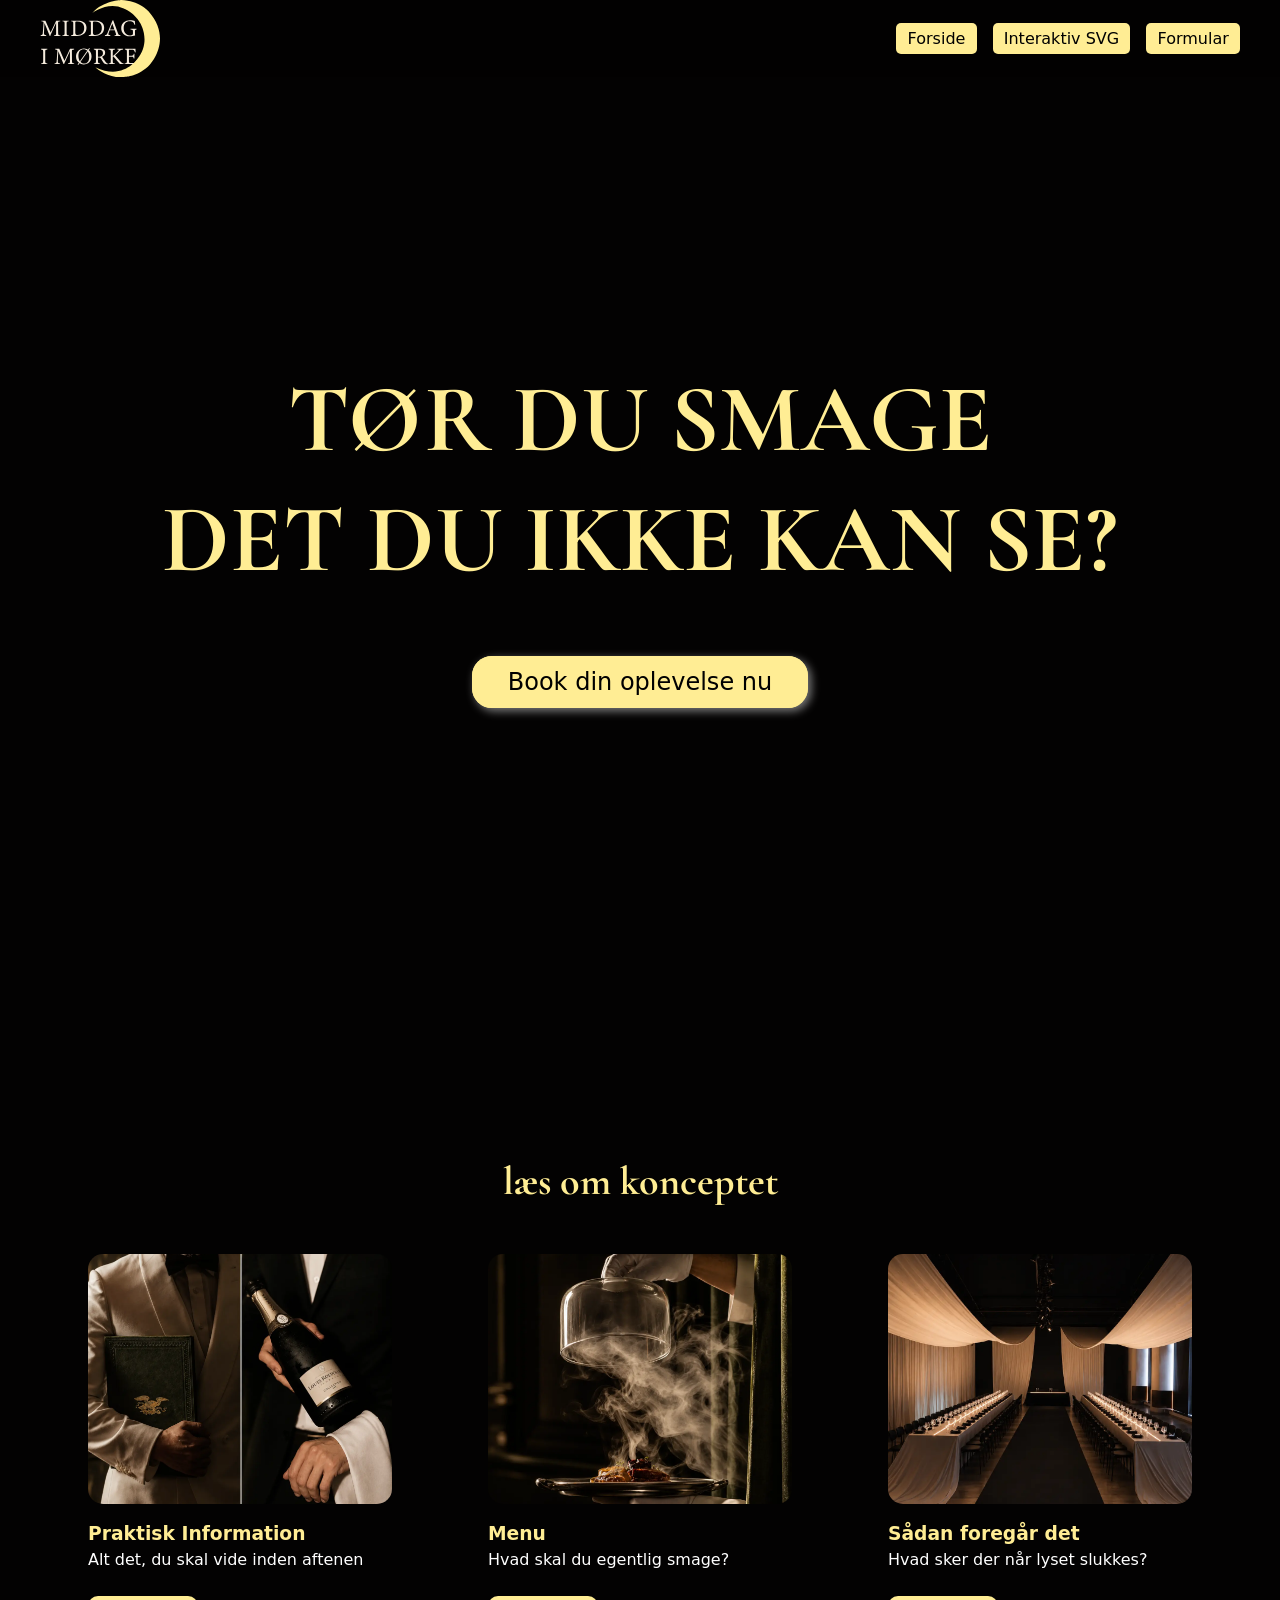
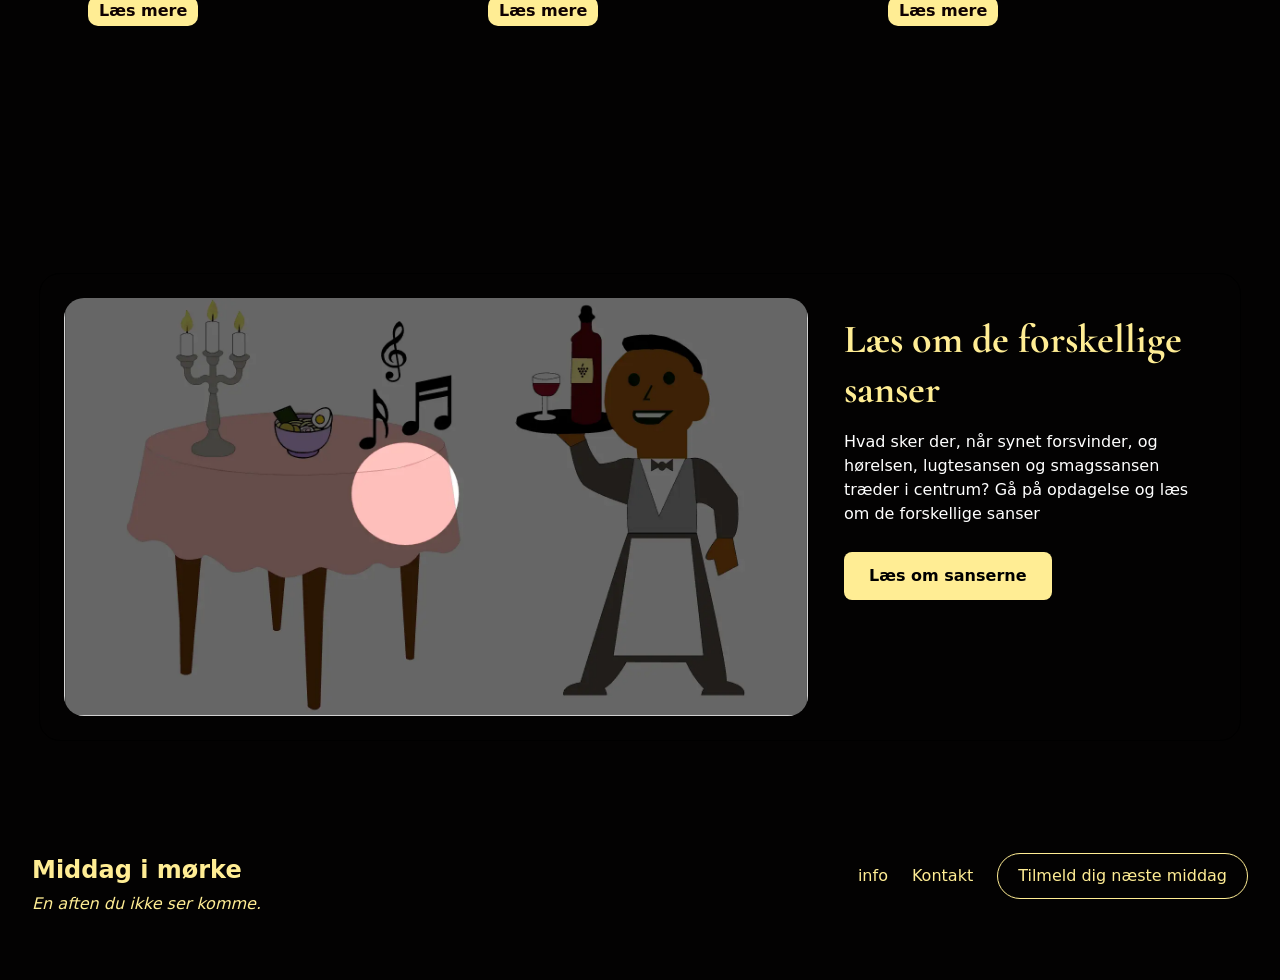
<file: index.html>
<!DOCTYPE html>
<html lang="da">

<head>
  <meta charset="UTF-8">
  <meta name="viewport" content="width=device-width, initial-scale=1.0">
  <title>Eventnavn</title>
  <link rel="stylesheet" href="./starter.css">
  <link rel="stylesheet" href="./style.css">

  <!-- font -->
  <link rel="preconnect" href="https://fonts.googleapis.com">
  <link rel="preconnect" href="https://fonts.gstatic.com" crossorigin>
  <link href="https://fonts.googleapis.com/css2?family=Cormorant+Garamond:ital,wght@0,300..700;1,300..700&display=swap"
    rel="stylesheet">

</head>

<body>
  <header class="site-header">
    <div class="header-content">
      <a class="site-logo" href="./"><svg id="a" xmlns="http://www.w3.org/2000/svg" viewBox="0 0 368.21 237.25">
          <path
            d="M43.35,110.2v-2.02c5.9-.58,6.12-1.01,6.05-8.71l.07-29.38c-5.91,13.18-15.41,33.77-17.93,40.11h-1.87c-2.45-6.55-10.58-26.35-16.06-39.39-1.22,25.2-1.3,30.89-1.3,32.26.07,4.03,1.87,4.61,6.77,5.11v2.02H2.02v-2.02c4.18-.43,5.9-1.3,6.48-5.18.43-3.17.5-5.76,2.38-32.04.29-3.74-.43-4.97-6.77-5.54v-2.02h12.53l15.91,36.51,17.07-36.51h12.6v2.02c-6.19.72-6.98,1.37-6.84,6.41l.29,27.65c.29,7.7.5,8.06,6.84,8.71v2.02h-19.15Z"
            style="fill:#f5ebdd;" />
          <path
            d="M68.97,110.2v-2.02c5.9-.65,6.48-.94,6.48-7.06v-28.59c0-6.19-.58-6.48-6.48-7.13v-2.02h19.3v2.02c-5.98.65-6.55.94-6.55,7.13v28.59c0,6.19.58,6.41,6.55,7.06v2.02h-19.3Z"
            style="fill:#f5ebdd;" />
          <path
            d="M115.56,63.39c10.15,0,16.56,2.02,21.03,6.26,3.53,3.46,6.12,8.5,6.12,15.41,0,8.42-3.46,15.27-9,19.44-5.47,4.1-12.46,5.69-21.31,5.69h-16.85v-2.02c6.19-.58,6.48-1.08,6.48-6.98v-28.73c0-6.19-.86-6.48-6.48-7.06v-2.02h20.02ZM108.29,100.62c0,5.4,2.3,6.91,7.71,6.91,12.96,0,19.58-8.86,19.58-21.46,0-7.85-2.66-13.83-8.35-17.28-3.31-2.09-7.49-2.88-12.31-2.88-3.24,0-4.97.43-5.69,1.01-.65.43-.94,1.22-.94,4.03v29.67Z"
            style="fill:#f5ebdd;" />
          <path
            d="M169.7,63.39c10.15,0,16.56,2.02,21.03,6.26,3.53,3.46,6.12,8.5,6.12,15.41,0,8.42-3.46,15.27-9,19.44-5.47,4.1-12.46,5.69-21.31,5.69h-16.85v-2.02c6.19-.58,6.48-1.08,6.48-6.98v-28.73c0-6.19-.86-6.48-6.48-7.06v-2.02h20.02ZM162.43,100.62c0,5.4,2.3,6.91,7.71,6.91,12.96,0,19.58-8.86,19.58-21.46,0-7.85-2.66-13.83-8.35-17.28-3.31-2.09-7.49-2.88-12.31-2.88-3.24,0-4.97.43-5.69,1.01-.65.43-.94,1.22-.94,4.03v29.67Z"
            style="fill:#f5ebdd;" />
          <path
            d="M228.96,110.2v-2.02c4.68-.58,5.26-1.3,4.25-4.03-.94-2.81-2.38-6.41-3.89-10.95h-15.55c-1.15,3.24-2.23,6.05-3.24,9-1.58,4.68-.58,5.26,5.33,5.98v2.02h-16.63v-2.02c4.54-.58,5.69-1.08,8.21-7.56l14.91-37.8,2.3-.43c4.54,12.31,9.5,25.92,14.04,38.38,2.3,6.26,2.95,6.84,8.06,7.42v2.02h-17.79ZM221.76,71.82c-2.3,6.19-4.75,12.75-6.91,18.43h13.46l-6.55-18.43Z"
            style="fill:#f5ebdd;" />
          <path
            d="M296.21,90.54c-4.46.58-4.75,1.01-4.75,5.26v6.05c0,2.52.07,4.9.43,6.84-4.46,1.01-10.3,2.59-16.35,2.59-16.35,0-26.28-10.15-26.28-24.63,0-15.19,12.38-24.27,26.79-24.27,7.34,0,12.75,1.44,14.98,1.8.14,2.66.5,7.06,1.08,11.59l-2.16.43c-1.73-6.12-3.82-8.71-8.35-10.23-1.66-.58-4.61-.94-6.7-.94-11.02,0-18.15,7.56-18.15,20.74,0,11.45,5.9,22.83,19.87,22.83,2.45,0,4.68-.5,6.12-1.22,1.51-.86,2.45-1.66,2.45-4.61v-5.9c0-5.26-.58-5.83-7.49-6.34v-2.09h18.51v2.09Z"
            style="fill:#f5ebdd;" />
          <path
            d="M3.24,196.6v-2.02c5.9-.65,6.48-.94,6.48-7.06v-28.59c0-6.19-.58-6.48-6.48-7.13v-2.02h19.3v2.02c-5.98.65-6.55.94-6.55,7.13v28.59c0,6.19.58,6.41,6.55,7.06v2.02H3.24Z"
            style="fill:#f5ebdd;" />
          <path
            d="M85.83,196.6v-2.02c5.9-.58,6.12-1.01,6.05-8.71l.07-29.38c-5.91,13.18-15.41,33.77-17.93,40.11h-1.87c-2.45-6.55-10.58-26.35-16.06-39.39-1.22,25.2-1.3,30.89-1.3,32.26.07,4.03,1.87,4.61,6.77,5.11v2.02h-17.07v-2.02c4.18-.43,5.9-1.3,6.48-5.18.43-3.17.5-5.76,2.38-32.04.29-3.74-.43-4.97-6.77-5.54v-2.02h12.53l15.91,36.51,17.07-36.51h12.6v2.02c-6.19.72-6.98,1.37-6.84,6.41l.29,27.65c.29,7.7.5,8.06,6.84,8.71v2.02h-19.15Z"
            style="fill:#f5ebdd;" />
          <path
            d="M134.86,148.78c12.31,0,23.33,9.43,23.33,23.76,0,15.48-10.58,25.13-24.05,25.13s-23.62-10.15-23.62-24.05c0-12.89,9.14-24.84,24.34-24.84ZM150.77,147.63l2.23,1.58-35.57,50.33-2.16-1.8,35.5-50.12ZM133.42,151.45c-8.06,0-15.55,6.41-15.55,20.23s7.49,23.26,17.71,23.26c8.14,0,15.41-6.19,15.41-20.38,0-15.48-8.14-23.11-17.57-23.11Z"
            style="fill:#f5ebdd;" />
          <path
            d="M207.87,197.17c-.94,0-1.73-.07-2.67-.14-5.26-.36-8.06-1.73-11.23-6.19-2.66-3.67-5.26-8.21-7.56-11.88-1.44-2.3-2.38-2.74-6.05-2.74h-2.52v11.31c0,6.12.79,6.48,6.55,7.06v2.02h-19.23v-2.02c5.98-.65,6.48-.94,6.48-7.06v-28.73c0-6.12-.79-6.34-6.48-6.99v-2.02h18.36c5.26,0,8.79.65,11.52,2.45,2.95,1.87,4.9,5.11,4.9,9.5,0,6.19-3.96,10.08-9.29,12.38,1.3,2.23,4.39,7.06,6.55,10.3,2.66,3.82,4.03,5.62,5.69,7.42,1.94,2.09,3.6,2.88,5.26,3.31l-.29,2.02ZM181.3,173.77c3.74,0,6.12-.58,7.92-2.09,2.81-2.09,3.96-4.97,3.96-8.86,0-7.71-5.11-10.51-10.66-10.51-2.09,0-3.31.29-3.82.72-.65.5-.86,1.22-.86,3.1v17.64h3.46Z"
            style="fill:#f5ebdd;" />
          <path
            d="M210.67,149.79h19.23v2.02c-5.62.5-6.62,1.01-6.62,7.42v12.38c1.44-.14,3.1-1.3,5.18-3.31,4.03-3.82,8.86-8.71,12.17-12.46,2.16-2.45,1.94-3.38-1.15-3.82l-2.02-.22v-2.02h17.5v2.02c-5.4.65-7.27,1.01-12.1,5.98-2.16,2.09-7.78,7.56-12.38,12.1,5.47,6.48,13.46,15.7,17.21,19.66,3.67,3.96,4.61,4.54,9.07,5.04v2.02h-11.52c-5.54-6.26-11.38-13.25-17.93-20.88-1.66-2.02-2.88-2.16-4.03-2.09v13.68c0,6.26.65,6.77,6.62,7.27v2.02h-19.23v-2.02c5.9-.5,6.48-1.01,6.48-7.27v-28.08c0-6.48-.5-6.98-6.48-7.42v-2.02Z"
            style="fill:#f5ebdd;" />
          <path
            d="M297.58,185.15c-.43,1.87-2.38,9.29-3.1,11.45h-35v-2.02c6.7-.5,7.2-1.15,7.2-7.06v-28.44c0-6.41-.79-6.77-6.19-7.27v-2.02h22.03c6.77,0,9.58-.07,10.44-.14.07,1.8.36,7.2.65,11.02l-2.16.36c-.65-2.45-1.37-3.96-2.16-5.47-1.15-2.38-2.81-2.88-7.13-2.88h-6.84c-2.23,0-2.38.22-2.38,2.3v15.91h7.99c5.4,0,5.76-1.08,6.62-5.98h2.23v14.83h-2.23c-.94-5.18-1.51-5.9-6.7-5.9h-7.92v14.33c0,5.04,1.58,5.47,5.18,5.54h6.7c4.39,0,5.11-.65,6.7-2.52,1.37-1.51,2.88-4.46,3.89-6.62l2.16.58Z"
            style="fill:#f5ebdd;" />
          <path
            d="M160.81,39.55s49.08-37.32,96.08-13.12c0,0,32.58,11.6,51.33,45.95,0,0,33.88,56.43-9.72,109,0,0-42.37,66.4-129.24,24.93,0,0,42.92,38.58,92,29.58,0,0,42.33-.79,76.15-37.84,0,0,72.24-77.31-4.55-163.78,0,0-29.74-32.47-82.95-34.26,0,0-56.69,1.61-89.09,39.55Z"
            style="fill:#ffed94;" />
        </svg></a>
      <nav class="site-nav">
        <button type="button" popovertarget="menu">Menu</button>
        <ul class="menu" id="menu" popover>
          <li><a href="./" aria-current="page">Forside</a></li>
          <li><a href="./svg.html">Interaktiv SVG</a></li>
          <li><a href="./form.html">Formular</a></li>
        </ul>
      </nav>
    </div>
  </header>

  <main>
    <!--   <video class="hero-video" autoplay muted>
      <source src="imgs/hero-video.mp4" type="video/mp4">
    </video> -->

    <div class="hero2">
      <video class="bobler-video" autoplay muted>
        <source src="imgs/bobler.mp4" type="video/mp4">
      </video>
      <h1 class="hero_h1">TØR DU SMAGE <br> DET DU IKKE KAN SE?</h1>
      <div class="knap_book">
        <a href="form.html">Book din oplevelse nu</a>
      </div>

    </div>


    <section class="program-teasers">
      <header>
        <h2>læs om konceptet</h2>
      </header>

      <div class="article">

        <!-- Kort 1: Praktisk information -->
        <article class="card box box-1">
          <img src="./imgs/image.webp" Kok der snitter grøntsager med en kniv">
          <div class="card-content">
            <p class="eyebrow"></p>
            <h3>Praktisk Information</h3>
            <p>Alt det, du skal vide inden aftenen</p>
            <button class="card-button" popovertarget="program-details-1">
              Læs mere
            </button>
          </div>
        </article>

        <article id="program-details-1" popover>
          <h2>Praktisk Information</h2>
          <p>
            Inden du træder ind i mørket, er der et par praktiske ting,
            der er gode at vide. Her finder du information om eventets
            placering, datoer og tidspunkter samt billetpriser og
            tilmelding. Vi anbefaler, at du ankommer lidt før start,
            så du har tid til at finde dig til rette, inden oplevelsen
            begynder. Har du spørgsmål inden arrangementet, er du
            altid velkommen til at kontakte os.
          </p>
          <button class="card-button" popovertarget="program-details-1" popovertargetaction="hide">
            Luk
          </button>
        </article>

        <!-- Kort 2: Menu -->
        <article class="card box box-2">
          <img src="./imgs/Røget gourmetret under glasklokke.webp" alt="Kok der flamberer en pande i køkkenet">
          <div class="card-content">
            <p class="eyebrow"></p>
            <h3>Menu</h3>
            <p>Hvad skal du egentlig smage?</p>
            <button class="card-button" popovertarget="program-details-2">
              Læs mere
            </button>
          </div>
        </article>

        <article id="program-details-2" popover>
          <h2>Hvad skal vi spise?</h2>
          <p>
            Hvad skal du egentlig smage? Menuen er sammensat til at
            udfordre dine smagsløg og give dig en anderledes
            madoplevelse. Når du ikke kan se, hvad der ligger på
            tallerkenen, bliver hver eneste bid en overraskelse.
            Du kan glæde dig til forskellige retter med spændende
            smagskombinationer, dufte og teksturer. Vi tager
            selvfølgelig hensyn til allergier og særlige kostbehov,
            så alle kan være med.
          </p>
          <button class="card-button" popovertarget="program-details-2" popovertargetaction="hide">
            Luk
          </button>
        </article>

        <!-- Kort 3: Sådan foregår det -->
        <article class="card box box-3">
          <img src="./imgs/Elegant symmetrisk festsal i gyldent lys.webp" alt="Tjener der bærer vinglas">
          <div class="card-content">
            <p class="eyebrow"></p>
            <h3>Sådan foregår det</h3>
            <p>Hvad sker der når lyset slukkes?</p>
            <button class="card-button" popovertarget="program-details-3">
              Læs mere
            </button>
          </div>
        </article>

        <article id="program-details-3" popover>
          <h2>Sådan foregår det</h2>
          <p>
            Når du ankommer, bliver du taget imod af vores personale,
            som guider dig gennem aftenen. Herefter bliver du ført ind
            i restauranten, hvor mørket tager over. Uden synet bliver
            du nødt til at stole på dine andre sanser og give slip på
            kontrollen. Under middagen vil du blive overrasket,
            udfordret og måske opleve smage, du aldrig har lagt mærke
            til før. Det handler ikke om at gætte rigtigt, men om at
            være til stede og nyde oplevelsen.
          </p>
          <button class="card-button" popovertarget="program-details-3" popovertargetaction="hide">
            Luk
          </button>
        </article>

      </div>
    </section>
    <section>
      <header>
        <article class="tool-feature">
          <div class="svg-event">
            <img src="imgs/billed-svg.webp" alt="billede af svg">
          </div>
          <div class="feature-content">
            <h2>Læs om de forskellige sanser</h2>
            <p>Hvad sker der, når synet forsvinder, og hørelsen, lugtesansen og smagssansen træder i centrum? Gå på
              opdagelse og læs om de forskellige sanser</p>
            <div>
              <a class="btn" href="svg.html">Læs om sanserne</a>
            </div>
          </div>
        </article>
      </header>
    </section>


  </main>
  <footer id="footer" class="site-footer">
    <div class="footer-content">
      <p>Middag i mørke</p>
      <p>En aften du ikke ser komme.</p>
    </div>
    <div class="footer-links">
      <a href="./svg.html">info</a>
      <a href="mailto:hej@middagimoerke.dk">Kontakt</a>
      <a class="footer-btn" href="./form.html">Tilmeld dig næste middag</a>
    </div>
  </footer>
  <script src="./script.js"></script>
</body>

</html>
</file>
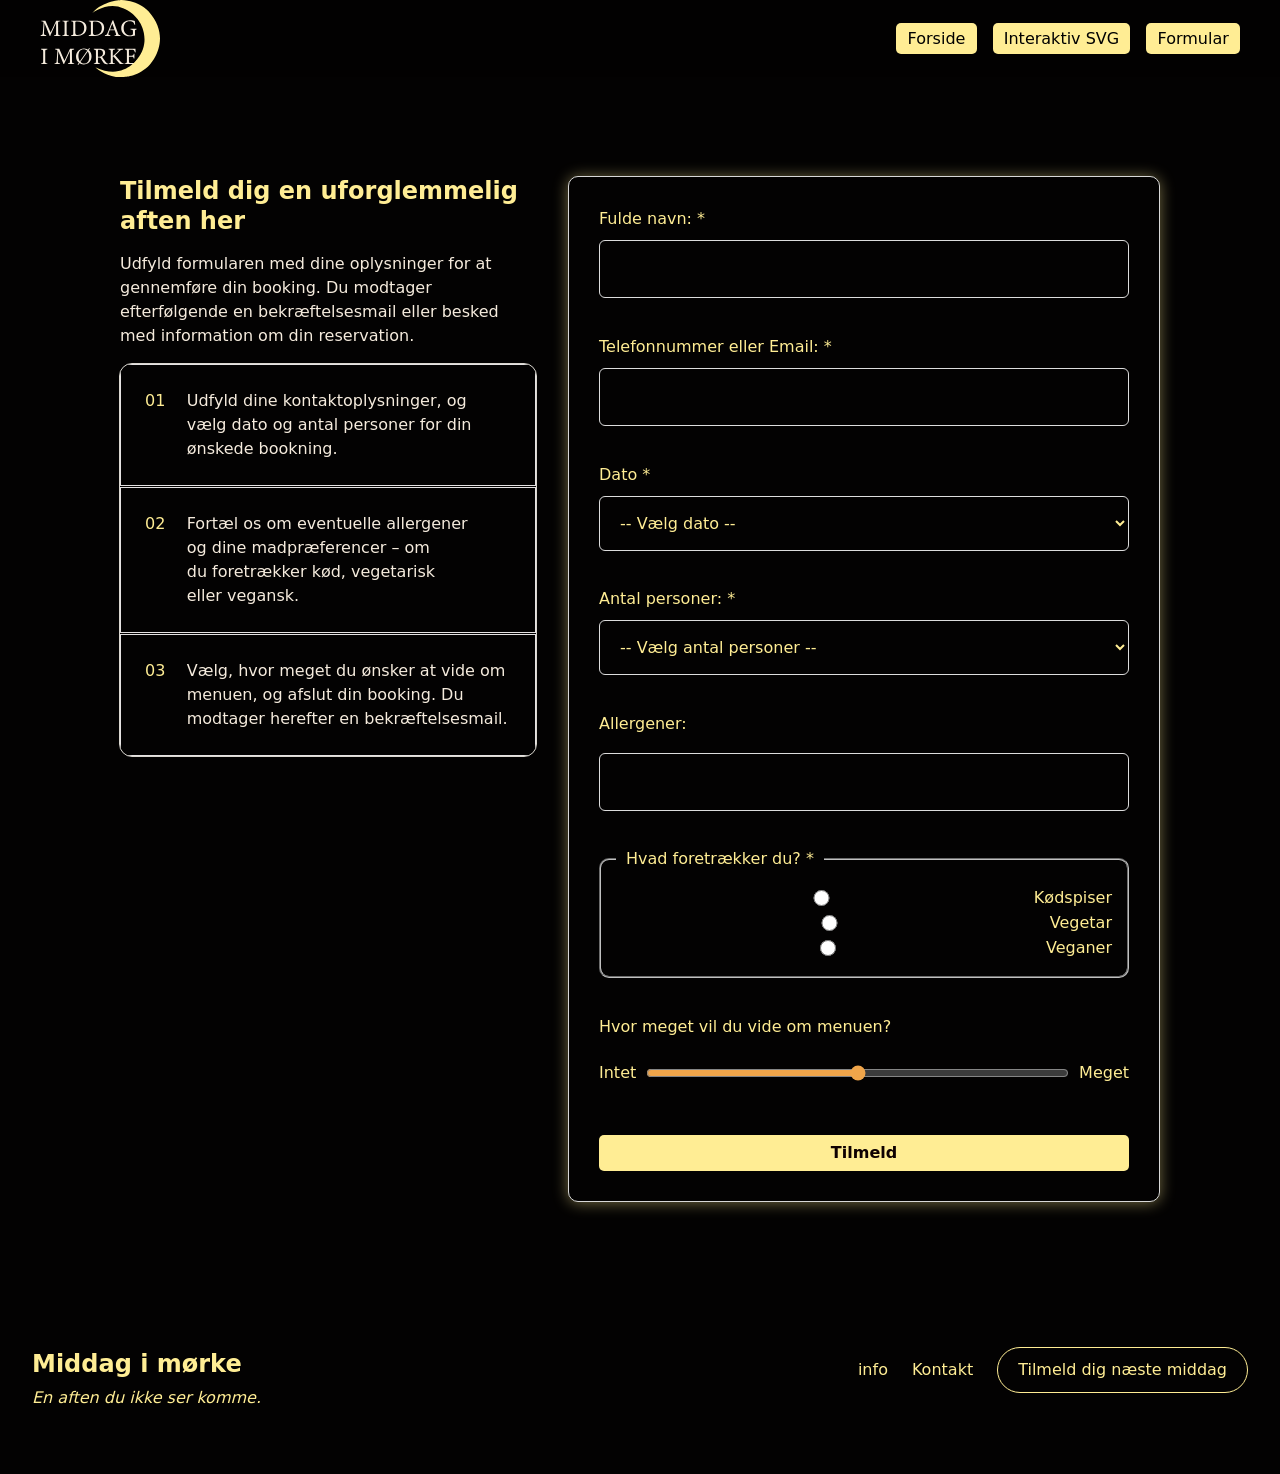
<file: form.html>
<!DOCTYPE html>
<html lang="da">

<head>
  <meta charset="UTF-8">
  <meta name="viewport" content="width=device-width, initial-scale=1.0">
  <title>Formular | Eventnavn</title>
  <link rel="stylesheet" href="./starter.css">
  <link rel="stylesheet" href="./style.css">

</head>

<body>
  <header class="site-header">
    <div class="header-content">
      <a class="site-logo" href="./">
        <?xml version="1.0" encoding="UTF-8"?><svg id="a" xmlns="http://www.w3.org/2000/svg"
          viewBox="0 0 368.21 237.25">
          <path
            d="M43.35,110.2v-2.02c5.9-.58,6.12-1.01,6.05-8.71l.07-29.38c-5.91,13.18-15.41,33.77-17.93,40.11h-1.87c-2.45-6.55-10.58-26.35-16.06-39.39-1.22,25.2-1.3,30.89-1.3,32.26.07,4.03,1.87,4.61,6.77,5.11v2.02H2.02v-2.02c4.18-.43,5.9-1.3,6.48-5.18.43-3.17.5-5.76,2.38-32.04.29-3.74-.43-4.97-6.77-5.54v-2.02h12.53l15.91,36.51,17.07-36.51h12.6v2.02c-6.19.72-6.98,1.37-6.84,6.41l.29,27.65c.29,7.7.5,8.06,6.84,8.71v2.02h-19.15Z"
            style="fill:#f5ebdd;" />
          <path
            d="M68.97,110.2v-2.02c5.9-.65,6.48-.94,6.48-7.06v-28.59c0-6.19-.58-6.48-6.48-7.13v-2.02h19.3v2.02c-5.98.65-6.55.94-6.55,7.13v28.59c0,6.19.58,6.41,6.55,7.06v2.02h-19.3Z"
            style="fill:#f5ebdd;" />
          <path
            d="M115.56,63.39c10.15,0,16.56,2.02,21.03,6.26,3.53,3.46,6.12,8.5,6.12,15.41,0,8.42-3.46,15.27-9,19.44-5.47,4.1-12.46,5.69-21.31,5.69h-16.85v-2.02c6.19-.58,6.48-1.08,6.48-6.98v-28.73c0-6.19-.86-6.48-6.48-7.06v-2.02h20.02ZM108.29,100.62c0,5.4,2.3,6.91,7.71,6.91,12.96,0,19.58-8.86,19.58-21.46,0-7.85-2.66-13.83-8.35-17.28-3.31-2.09-7.49-2.88-12.31-2.88-3.24,0-4.97.43-5.69,1.01-.65.43-.94,1.22-.94,4.03v29.67Z"
            style="fill:#f5ebdd;" />
          <path
            d="M169.7,63.39c10.15,0,16.56,2.02,21.03,6.26,3.53,3.46,6.12,8.5,6.12,15.41,0,8.42-3.46,15.27-9,19.44-5.47,4.1-12.46,5.69-21.31,5.69h-16.85v-2.02c6.19-.58,6.48-1.08,6.48-6.98v-28.73c0-6.19-.86-6.48-6.48-7.06v-2.02h20.02ZM162.43,100.62c0,5.4,2.3,6.91,7.71,6.91,12.96,0,19.58-8.86,19.58-21.46,0-7.85-2.66-13.83-8.35-17.28-3.31-2.09-7.49-2.88-12.31-2.88-3.24,0-4.97.43-5.69,1.01-.65.43-.94,1.22-.94,4.03v29.67Z"
            style="fill:#f5ebdd;" />
          <path
            d="M228.96,110.2v-2.02c4.68-.58,5.26-1.3,4.25-4.03-.94-2.81-2.38-6.41-3.89-10.95h-15.55c-1.15,3.24-2.23,6.05-3.24,9-1.58,4.68-.58,5.26,5.33,5.98v2.02h-16.63v-2.02c4.54-.58,5.69-1.08,8.21-7.56l14.91-37.8,2.3-.43c4.54,12.31,9.5,25.92,14.04,38.38,2.3,6.26,2.95,6.84,8.06,7.42v2.02h-17.79ZM221.76,71.82c-2.3,6.19-4.75,12.75-6.91,18.43h13.46l-6.55-18.43Z"
            style="fill:#f5ebdd;" />
          <path
            d="M296.21,90.54c-4.46.58-4.75,1.01-4.75,5.26v6.05c0,2.52.07,4.9.43,6.84-4.46,1.01-10.3,2.59-16.35,2.59-16.35,0-26.28-10.15-26.28-24.63,0-15.19,12.38-24.27,26.79-24.27,7.34,0,12.75,1.44,14.98,1.8.14,2.66.5,7.06,1.08,11.59l-2.16.43c-1.73-6.12-3.82-8.71-8.35-10.23-1.66-.58-4.61-.94-6.7-.94-11.02,0-18.15,7.56-18.15,20.74,0,11.45,5.9,22.83,19.87,22.83,2.45,0,4.68-.5,6.12-1.22,1.51-.86,2.45-1.66,2.45-4.61v-5.9c0-5.26-.58-5.83-7.49-6.34v-2.09h18.51v2.09Z"
            style="fill:#f5ebdd;" />
          <path
            d="M3.24,196.6v-2.02c5.9-.65,6.48-.94,6.48-7.06v-28.59c0-6.19-.58-6.48-6.48-7.13v-2.02h19.3v2.02c-5.98.65-6.55.94-6.55,7.13v28.59c0,6.19.58,6.41,6.55,7.06v2.02H3.24Z"
            style="fill:#f5ebdd;" />
          <path
            d="M85.83,196.6v-2.02c5.9-.58,6.12-1.01,6.05-8.71l.07-29.38c-5.91,13.18-15.41,33.77-17.93,40.11h-1.87c-2.45-6.55-10.58-26.35-16.06-39.39-1.22,25.2-1.3,30.89-1.3,32.26.07,4.03,1.87,4.61,6.77,5.11v2.02h-17.07v-2.02c4.18-.43,5.9-1.3,6.48-5.18.43-3.17.5-5.76,2.38-32.04.29-3.74-.43-4.97-6.77-5.54v-2.02h12.53l15.91,36.51,17.07-36.51h12.6v2.02c-6.19.72-6.98,1.37-6.84,6.41l.29,27.65c.29,7.7.5,8.06,6.84,8.71v2.02h-19.15Z"
            style="fill:#f5ebdd;" />
          <path
            d="M134.86,148.78c12.31,0,23.33,9.43,23.33,23.76,0,15.48-10.58,25.13-24.05,25.13s-23.62-10.15-23.62-24.05c0-12.89,9.14-24.84,24.34-24.84ZM150.77,147.63l2.23,1.58-35.57,50.33-2.16-1.8,35.5-50.12ZM133.42,151.45c-8.06,0-15.55,6.41-15.55,20.23s7.49,23.26,17.71,23.26c8.14,0,15.41-6.19,15.41-20.38,0-15.48-8.14-23.11-17.57-23.11Z"
            style="fill:#f5ebdd;" />
          <path
            d="M207.87,197.17c-.94,0-1.73-.07-2.67-.14-5.26-.36-8.06-1.73-11.23-6.19-2.66-3.67-5.26-8.21-7.56-11.88-1.44-2.3-2.38-2.74-6.05-2.74h-2.52v11.31c0,6.12.79,6.48,6.55,7.06v2.02h-19.23v-2.02c5.98-.65,6.48-.94,6.48-7.06v-28.73c0-6.12-.79-6.34-6.48-6.99v-2.02h18.36c5.26,0,8.79.65,11.52,2.45,2.95,1.87,4.9,5.11,4.9,9.5,0,6.19-3.96,10.08-9.29,12.38,1.3,2.23,4.39,7.06,6.55,10.3,2.66,3.82,4.03,5.62,5.69,7.42,1.94,2.09,3.6,2.88,5.26,3.31l-.29,2.02ZM181.3,173.77c3.74,0,6.12-.58,7.92-2.09,2.81-2.09,3.96-4.97,3.96-8.86,0-7.71-5.11-10.51-10.66-10.51-2.09,0-3.31.29-3.82.72-.65.5-.86,1.22-.86,3.1v17.64h3.46Z"
            style="fill:#f5ebdd;" />
          <path
            d="M210.67,149.79h19.23v2.02c-5.62.5-6.62,1.01-6.62,7.42v12.38c1.44-.14,3.1-1.3,5.18-3.31,4.03-3.82,8.86-8.71,12.17-12.46,2.16-2.45,1.94-3.38-1.15-3.82l-2.02-.22v-2.02h17.5v2.02c-5.4.65-7.27,1.01-12.1,5.98-2.16,2.09-7.78,7.56-12.38,12.1,5.47,6.48,13.46,15.7,17.21,19.66,3.67,3.96,4.61,4.54,9.07,5.04v2.02h-11.52c-5.54-6.26-11.38-13.25-17.93-20.88-1.66-2.02-2.88-2.16-4.03-2.09v13.68c0,6.26.65,6.77,6.62,7.27v2.02h-19.23v-2.02c5.9-.5,6.48-1.01,6.48-7.27v-28.08c0-6.48-.5-6.98-6.48-7.42v-2.02Z"
            style="fill:#f5ebdd;" />
          <path
            d="M297.58,185.15c-.43,1.87-2.38,9.29-3.1,11.45h-35v-2.02c6.7-.5,7.2-1.15,7.2-7.06v-28.44c0-6.41-.79-6.77-6.19-7.27v-2.02h22.03c6.77,0,9.58-.07,10.44-.14.07,1.8.36,7.2.65,11.02l-2.16.36c-.65-2.45-1.37-3.96-2.16-5.47-1.15-2.38-2.81-2.88-7.13-2.88h-6.84c-2.23,0-2.38.22-2.38,2.3v15.91h7.99c5.4,0,5.76-1.08,6.62-5.98h2.23v14.83h-2.23c-.94-5.18-1.51-5.9-6.7-5.9h-7.92v14.33c0,5.04,1.58,5.47,5.18,5.54h6.7c4.39,0,5.11-.65,6.7-2.52,1.37-1.51,2.88-4.46,3.89-6.62l2.16.58Z"
            style="fill:#f5ebdd;" />
          <path
            d="M160.81,39.55s49.08-37.32,96.08-13.12c0,0,32.58,11.6,51.33,45.95,0,0,33.88,56.43-9.72,109,0,0-42.37,66.4-129.24,24.93,0,0,42.92,38.58,92,29.58,0,0,42.33-.79,76.15-37.84,0,0,72.24-77.31-4.55-163.78,0,0-29.74-32.47-82.95-34.26,0,0-56.69,1.61-89.09,39.55Z"
            style="fill:#ffed94;" />
        </svg>
      </a>
      <nav class="site-nav">
        <button type="button" popovertarget="menu">Menu</button>
        <ul class="menu" id="menu" popover>
          <li><a href="./">Forside</a></li>
          <li><a href="./svg.html">Interaktiv SVG</a></li>
          <li><a href="./form.html" aria-current="page">Formular</a></li>
        </ul>
      </nav>
    </div>
  </header>

  <main>
    <section class="form-page">
      <header class="form-intro">
        <h1>Tilmeld dig en uforglemmelig aften her</h1>
        <p>Udfyld formularen med dine oplysninger for at gennemføre din booking. Du modtager efterfølgende en
          bekræftelsesmail eller besked med
          information om din reservation. </p>

        <ol class="form-steps">
          <li>
            <span>01</span>
            <p>Udfyld dine kontaktoplysninger, og vælg dato og antal personer for din ønskede bookning.</p>
          </li>
          <li>
            <span>02</span>
            <p>Fortæl os om eventuelle allergener og dine madpræferencer – om du foretrækker kød, vegetarisk eller
              vegansk.</p>
          </li>
          <li>
            <span>03</span>
            <p>Vælg, hvor meget du ønsker at vide om menuen, og afslut din booking. Du modtager herefter en
              bekræftelsesmail.</p>
          </li>
        </ol>
      </header>

      <form class="form-placeholder" action="./opsamling.html">
        <div class="form-group">
          <label for="fulde-navn">Fulde navn:</label>
          <input required id="fulde-navn" type="text" name="fulde-navn">
          <p class="error-message" id="navn-error">Skriv dit fulde navn</p>
        </div>

        <div class="form-group">
          <label for="kontaktoplysninger">Telefonnummer eller Email:</label>
          <input required id="kontaktoplysninger" type="text" name="kontaktoplysninger">
          <p class="error-message" id="nummer-email-error">Skriv dit telefonnummer eller Email</p>
        </div>

        <div class="form-group">
          <label for="dato">Dato</label>
          <select required name="dato" id="dato">
            <option value="">-- Vælg dato --</option>
            <option value="6/11-2026 kl.19-21">6/11-2026 kl.19-21</option>
            <option value="13/11-2026 kl.19-21">13/11-2026 kl.19-21</option>
            <option value="20/11-2026 kl.19-21">20/11-2026 kl.19-21</option>
            <option value="27/11-2026 kl.19-21">27/11-2026 kl.19-21</option>
            <option value="4/12-2026 kl.19-21">4/12-2026 kl.19-21</option>
            <option value="11/12-2026 kl.19-21">11/12-2026 kl.19-21</option>
          </select>
          <p class="error-message" id="dato-error">Oplys dato for besøg</p>
        </div>

        <div class="form-group">
          <label for="antal-personer">Antal personer:</label>
          <select required name="antal-personer" id="antal-personer">
            <option value="">-- Vælg antal personer --</option>
            <option value="1">1</option>
            <option value="2">2</option>
            <option value="3">3</option>
            <option value="4">4</option>
            <option value="5">5</option>
            <option value="6">6</option>
          </select>
          <p class="error-message" id="personer-error">Oplys antal personer</p>
        </div>

        <label for="allergener">Allergener:</label>
        <input id="allergener" type="text" name="allergener">

        <div class="form-group">
          <fieldset>
            <legend>Hvad foretrækker du?</legend>
            <label required for="koedspiser">
              <input required id="koedspiser" type="radio" name="preaferencer" value="Kødspiser">Kødspiser
            </label>
            <label for="vegetar">
              <input required id="vegetar" type="radio" name="preaferencer" value="Vegetar">Vegetar
            </label>
            <label for="veganer">
              <input required id="veganer" type="radio" name="preaferencer" value="Veganer">Veganer
            </label>
          </fieldset>
          <p class="error-message" id="preaferencer-error">Oplys dine mad præferencer</p>
        </div>


        <div class="form-group">
          <label for="viden">Hvor meget vil du vide om menuen?</label>
          <div class="range">
            <span id="intet">Intet</span>
            <input required id="viden" type="range" name="viden" min="0" max="100" value="50">
            <span id="meget">Meget</span>
          </div>
          <p class="error-message" id="range-error">Oplys hvor meget du vil vide om menuen</p>
        </div>





        <button>
          Tilmeld
        </button>
      </form>
    </section>
  </main>
  <footer id="footer" class="site-footer">
    <div class="footer-content">
      <p>Middag i mørke</p>
      <p>En aften du ikke ser komme.</p>
    </div>
    <div class="footer-links">
      <a href="./svg.html">info</a>
      <a href="mailto:hej@middagimoerke.dk">Kontakt</a>
      <a class="footer-btn" href="./form.html">Tilmeld dig næste middag</a>
    </div>
  </footer>
  <script src="./script.js"></script>
</body>

</html>
</file>
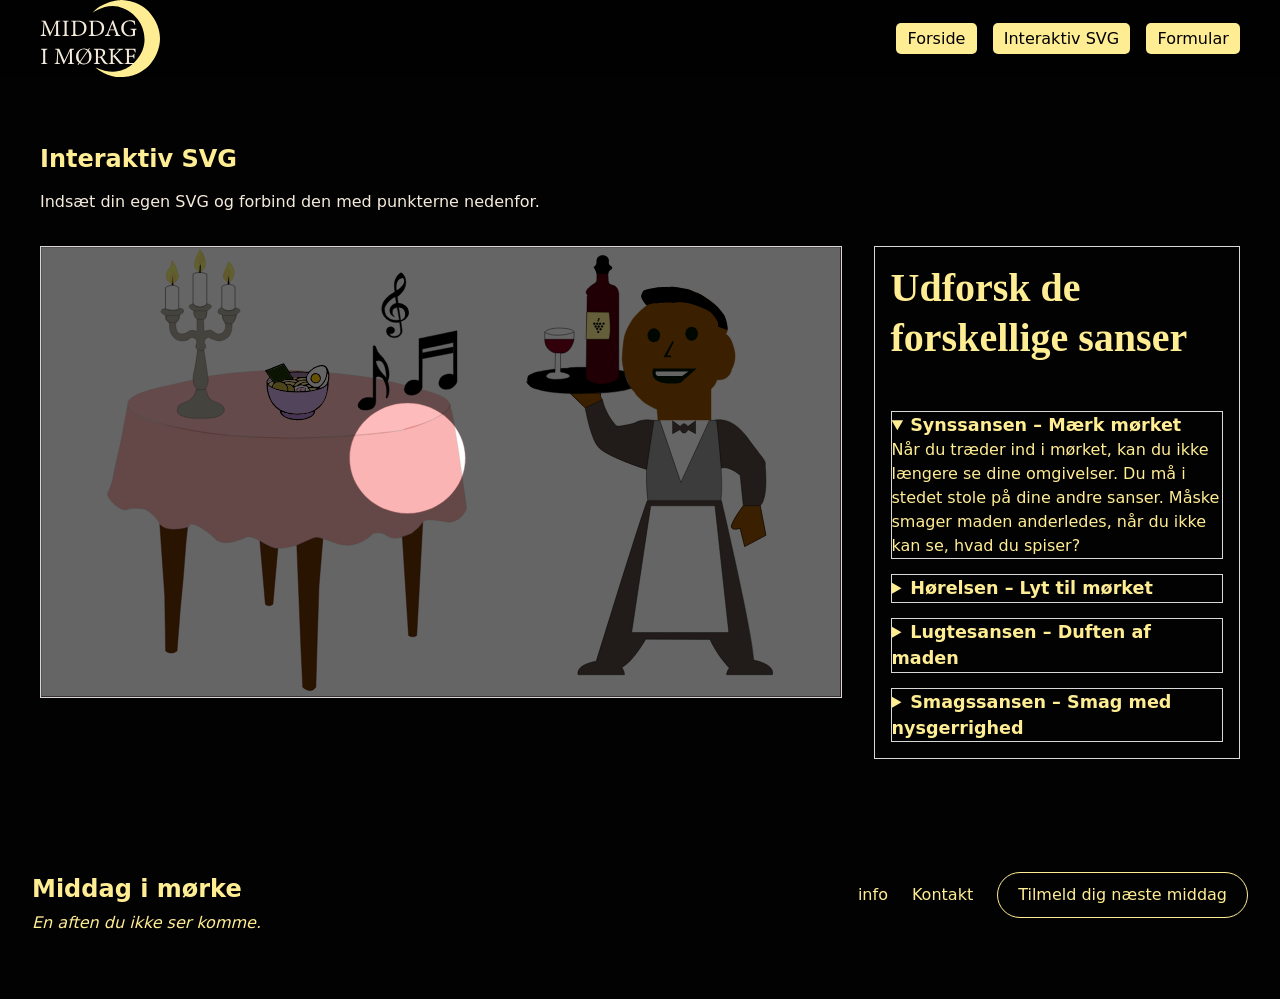
<file: svg.html>
<!DOCTYPE html>
<html lang="da">

<head>
  <meta charset="UTF-8">
  <meta name="viewport" content="width=device-width, initial-scale=1.0">
  <title>Interaktiv SVG | Eventnavn</title>
  <link rel="stylesheet" href="./starter.css">
  <link rel="stylesheet" href="./style.css">
</head>

<body>
  <header class="site-header">
    <div class="header-content">
      <a class="site-logo" href="./"><svg id="a" xmlns="http://www.w3.org/2000/svg" viewBox="0 0 368.21 237.25">
          <path
            d="M43.35,110.2v-2.02c5.9-.58,6.12-1.01,6.05-8.71l.07-29.38c-5.91,13.18-15.41,33.77-17.93,40.11h-1.87c-2.45-6.55-10.58-26.35-16.06-39.39-1.22,25.2-1.3,30.89-1.3,32.26.07,4.03,1.87,4.61,6.77,5.11v2.02H2.02v-2.02c4.18-.43,5.9-1.3,6.48-5.18.43-3.17.5-5.76,2.38-32.04.29-3.74-.43-4.97-6.77-5.54v-2.02h12.53l15.91,36.51,17.07-36.51h12.6v2.02c-6.19.72-6.98,1.37-6.84,6.41l.29,27.65c.29,7.7.5,8.06,6.84,8.71v2.02h-19.15Z"
            style="fill:#f5ebdd;" />
          <path
            d="M68.97,110.2v-2.02c5.9-.65,6.48-.94,6.48-7.06v-28.59c0-6.19-.58-6.48-6.48-7.13v-2.02h19.3v2.02c-5.98.65-6.55.94-6.55,7.13v28.59c0,6.19.58,6.41,6.55,7.06v2.02h-19.3Z"
            style="fill:#f5ebdd;" />
          <path
            d="M115.56,63.39c10.15,0,16.56,2.02,21.03,6.26,3.53,3.46,6.12,8.5,6.12,15.41,0,8.42-3.46,15.27-9,19.44-5.47,4.1-12.46,5.69-21.31,5.69h-16.85v-2.02c6.19-.58,6.48-1.08,6.48-6.98v-28.73c0-6.19-.86-6.48-6.48-7.06v-2.02h20.02ZM108.29,100.62c0,5.4,2.3,6.91,7.71,6.91,12.96,0,19.58-8.86,19.58-21.46,0-7.85-2.66-13.83-8.35-17.28-3.31-2.09-7.49-2.88-12.31-2.88-3.24,0-4.97.43-5.69,1.01-.65.43-.94,1.22-.94,4.03v29.67Z"
            style="fill:#f5ebdd;" />
          <path
            d="M169.7,63.39c10.15,0,16.56,2.02,21.03,6.26,3.53,3.46,6.12,8.5,6.12,15.41,0,8.42-3.46,15.27-9,19.44-5.47,4.1-12.46,5.69-21.31,5.69h-16.85v-2.02c6.19-.58,6.48-1.08,6.48-6.98v-28.73c0-6.19-.86-6.48-6.48-7.06v-2.02h20.02ZM162.43,100.62c0,5.4,2.3,6.91,7.71,6.91,12.96,0,19.58-8.86,19.58-21.46,0-7.85-2.66-13.83-8.35-17.28-3.31-2.09-7.49-2.88-12.31-2.88-3.24,0-4.97.43-5.69,1.01-.65.43-.94,1.22-.94,4.03v29.67Z"
            style="fill:#f5ebdd;" />
          <path
            d="M228.96,110.2v-2.02c4.68-.58,5.26-1.3,4.25-4.03-.94-2.81-2.38-6.41-3.89-10.95h-15.55c-1.15,3.24-2.23,6.05-3.24,9-1.58,4.68-.58,5.26,5.33,5.98v2.02h-16.63v-2.02c4.54-.58,5.69-1.08,8.21-7.56l14.91-37.8,2.3-.43c4.54,12.31,9.5,25.92,14.04,38.38,2.3,6.26,2.95,6.84,8.06,7.42v2.02h-17.79ZM221.76,71.82c-2.3,6.19-4.75,12.75-6.91,18.43h13.46l-6.55-18.43Z"
            style="fill:#f5ebdd;" />
          <path
            d="M296.21,90.54c-4.46.58-4.75,1.01-4.75,5.26v6.05c0,2.52.07,4.9.43,6.84-4.46,1.01-10.3,2.59-16.35,2.59-16.35,0-26.28-10.15-26.28-24.63,0-15.19,12.38-24.27,26.79-24.27,7.34,0,12.75,1.44,14.98,1.8.14,2.66.5,7.06,1.08,11.59l-2.16.43c-1.73-6.12-3.82-8.71-8.35-10.23-1.66-.58-4.61-.94-6.7-.94-11.02,0-18.15,7.56-18.15,20.74,0,11.45,5.9,22.83,19.87,22.83,2.45,0,4.68-.5,6.12-1.22,1.51-.86,2.45-1.66,2.45-4.61v-5.9c0-5.26-.58-5.83-7.49-6.34v-2.09h18.51v2.09Z"
            style="fill:#f5ebdd;" />
          <path
            d="M3.24,196.6v-2.02c5.9-.65,6.48-.94,6.48-7.06v-28.59c0-6.19-.58-6.48-6.48-7.13v-2.02h19.3v2.02c-5.98.65-6.55.94-6.55,7.13v28.59c0,6.19.58,6.41,6.55,7.06v2.02H3.24Z"
            style="fill:#f5ebdd;" />
          <path
            d="M85.83,196.6v-2.02c5.9-.58,6.12-1.01,6.05-8.71l.07-29.38c-5.91,13.18-15.41,33.77-17.93,40.11h-1.87c-2.45-6.55-10.58-26.35-16.06-39.39-1.22,25.2-1.3,30.89-1.3,32.26.07,4.03,1.87,4.61,6.77,5.11v2.02h-17.07v-2.02c4.18-.43,5.9-1.3,6.48-5.18.43-3.17.5-5.76,2.38-32.04.29-3.74-.43-4.97-6.77-5.54v-2.02h12.53l15.91,36.51,17.07-36.51h12.6v2.02c-6.19.72-6.98,1.37-6.84,6.41l.29,27.65c.29,7.7.5,8.06,6.84,8.71v2.02h-19.15Z"
            style="fill:#f5ebdd;" />
          <path
            d="M134.86,148.78c12.31,0,23.33,9.43,23.33,23.76,0,15.48-10.58,25.13-24.05,25.13s-23.62-10.15-23.62-24.05c0-12.89,9.14-24.84,24.34-24.84ZM150.77,147.63l2.23,1.58-35.57,50.33-2.16-1.8,35.5-50.12ZM133.42,151.45c-8.06,0-15.55,6.41-15.55,20.23s7.49,23.26,17.71,23.26c8.14,0,15.41-6.19,15.41-20.38,0-15.48-8.14-23.11-17.57-23.11Z"
            style="fill:#f5ebdd;" />
          <path
            d="M207.87,197.17c-.94,0-1.73-.07-2.67-.14-5.26-.36-8.06-1.73-11.23-6.19-2.66-3.67-5.26-8.21-7.56-11.88-1.44-2.3-2.38-2.74-6.05-2.74h-2.52v11.31c0,6.12.79,6.48,6.55,7.06v2.02h-19.23v-2.02c5.98-.65,6.48-.94,6.48-7.06v-28.73c0-6.12-.79-6.34-6.48-6.99v-2.02h18.36c5.26,0,8.79.65,11.52,2.45,2.95,1.87,4.9,5.11,4.9,9.5,0,6.19-3.96,10.08-9.29,12.38,1.3,2.23,4.39,7.06,6.55,10.3,2.66,3.82,4.03,5.62,5.69,7.42,1.94,2.09,3.6,2.88,5.26,3.31l-.29,2.02ZM181.3,173.77c3.74,0,6.12-.58,7.92-2.09,2.81-2.09,3.96-4.97,3.96-8.86,0-7.71-5.11-10.51-10.66-10.51-2.09,0-3.31.29-3.82.72-.65.5-.86,1.22-.86,3.1v17.64h3.46Z"
            style="fill:#f5ebdd;" />
          <path
            d="M210.67,149.79h19.23v2.02c-5.62.5-6.62,1.01-6.62,7.42v12.38c1.44-.14,3.1-1.3,5.18-3.31,4.03-3.82,8.86-8.71,12.17-12.46,2.16-2.45,1.94-3.38-1.15-3.82l-2.02-.22v-2.02h17.5v2.02c-5.4.65-7.27,1.01-12.1,5.98-2.16,2.09-7.78,7.56-12.38,12.1,5.47,6.48,13.46,15.7,17.21,19.66,3.67,3.96,4.61,4.54,9.07,5.04v2.02h-11.52c-5.54-6.26-11.38-13.25-17.93-20.88-1.66-2.02-2.88-2.16-4.03-2.09v13.68c0,6.26.65,6.77,6.62,7.27v2.02h-19.23v-2.02c5.9-.5,6.48-1.01,6.48-7.27v-28.08c0-6.48-.5-6.98-6.48-7.42v-2.02Z"
            style="fill:#f5ebdd;" />
          <path
            d="M297.58,185.15c-.43,1.87-2.38,9.29-3.1,11.45h-35v-2.02c6.7-.5,7.2-1.15,7.2-7.06v-28.44c0-6.41-.79-6.77-6.19-7.27v-2.02h22.03c6.77,0,9.58-.07,10.44-.14.07,1.8.36,7.2.65,11.02l-2.16.36c-.65-2.45-1.37-3.96-2.16-5.47-1.15-2.38-2.81-2.88-7.13-2.88h-6.84c-2.23,0-2.38.22-2.38,2.3v15.91h7.99c5.4,0,5.76-1.08,6.62-5.98h2.23v14.83h-2.23c-.94-5.18-1.51-5.9-6.7-5.9h-7.92v14.33c0,5.04,1.58,5.47,5.18,5.54h6.7c4.39,0,5.11-.65,6.7-2.52,1.37-1.51,2.88-4.46,3.89-6.62l2.16.58Z"
            style="fill:#f5ebdd;" />
          <path
            d="M160.81,39.55s49.08-37.32,96.08-13.12c0,0,32.58,11.6,51.33,45.95,0,0,33.88,56.43-9.72,109,0,0-42.37,66.4-129.24,24.93,0,0,42.92,38.58,92,29.58,0,0,42.33-.79,76.15-37.84,0,0,72.24-77.31-4.55-163.78,0,0-29.74-32.47-82.95-34.26,0,0-56.69,1.61-89.09,39.55Z"
            style="fill:#ffed94;" />
        </svg></a>
      <nav class="site-nav">
        <button type="button" popovertarget="menu">Menu</button>
        <ul class="menu" id="menu" popover>
          <li><a href="./">Forside</a></li>
          <li><a href="./svg.html" aria-current="page">Interaktiv SVG</a></li>
          <li><a href="./form.html">Formular</a></li>
        </ul>
      </nav>
    </div>
  </header>

  <main>
    <section class="svg-page">
      <header class="svg-intro">
        <h1>Interaktiv SVG</h1>
        <p>Indsæt din egen SVG og forbind den med punkterne nedenfor.</p>
      </header>

      <section class="svg-layout">
        <div class="svg-placeholder">
          <svg class="svg-event" viewBox="0 0 1920 1080">
            <use href="./svg_til_event.svg#baggrund"></use>
            <use id="sortplade" href="./svg_til_event.svg#sortplade"></use>
          </svg>
        </div>

        <article class="panel">
          <h2>Udforsk de forskellige sanser</h2>
          <div class="accordion">
            <details class="accordion-item" name="accordion" data-position="stage" id="stage" open>
              <summary> Synssansen – Mærk mørket
              </summary>
              <div>
                Når du træder ind i mørket, kan du ikke længere se dine omgivelser. Du må i stedet stole på dine andre
                sanser. Måske
                smager maden anderledes, når du ikke kan se, hvad du spiser?
              </div>
            </details>
            <details class="accordion-item" name="accordion" data-position="noder" id="noder">
              <summary> Hørelsen – Lyt til mørket
              </summary>
              <div>
                Når du ikke kan se dine omgivelser, bliver du mere opmærksom på de lyde, der normalt forsvinder i
                baggrunden. Du lægger
                måske mærke til musikken, stemmerne omkring dig og lydene fra køkkenet. Selv små lyde kan pludselig
                føles meget
                tydelige.
              </div>
            </details>
            <details class="accordion-item" name="accordion" data-position="vin" id="vin">
              <summary> Lugtesansen – Duften af maden
              </summary>
              <div>
                Duften spiller en stor rolle for din madoplevelse. Når du ikke kan se maden, bliver du måske mere
                opmærksom på de
                forskellige aromaer. Kan du dufte krydderierne, de friske råvarer eller den varme mad, før du tager den
                første bid?
              </div>
            </details>
            <details class="accordion-item" name="accordion" data-position="nudler" id="nudler">
              <summary> Smagssansen – Smag med nysgerrighed
              </summary>
              <div>
                Uden synet kan det være sværere at gætte, hvad der ligger på tallerkenen. Du bliver mere opmærksom på
                smagen,
                konsistensen og de små detaljer i hver bid. Kan du genkende ingredienserne, når du ikke kan se dem?
              </div>
            </details>
          </div>
        </article>
      </section>
    </section>
  </main>

  <footer id="footer" class="site-footer">
    <div class="footer-content">
      <p>Middag i mørke</p>
      <p>En aften du ikke ser komme.</p>
    </div>
    <div class="footer-links">
      <a href="./svg.html">info</a>
      <a href="mailto:hej@middagimoerke.dk">Kontakt</a>
      <a class="footer-btn" href="./form.html">Tilmeld dig næste middag</a>
    </div>
  </footer>
  <script src="./script.js"></script>
</body>

</html>
</file>
<file: starter.css>
*,
::before,
::after {
  box-sizing: border-box;
  margin: 0;
  padding: 0;
}

html {
  interpolate-size: allow-keywords;
  font-family: system-ui, sans-serif;
  line-height: 1.5;
  -webkit-font-smoothing: antialiased;
}

h1,
h2 {
  line-height: 1.25;
}

p,
li {
  text-wrap: pretty;
}

img,
svg {
  display: block;
  width: 100%;
  height: auto;
}

label {
  display: block;
}

input,
button,
textarea,
select {
  font: inherit;
  color: inherit;
  background-color: transparent;
  font-size: max(1em, 16px);
  padding: 0;
  margin: 0;
}

input:where([type="checkbox"], [type="radio"]) {
  width: 1em;
  height: 1em;
}

textarea {
  resize: none;
  min-height: 4lh;
}

legend {
  padding: 0;
}

select,
::picker(select) {
  appearance: base-select;
}

[popover] {
  margin: revert;
}

dialog {
  overscroll-behavior: none;

  &::backdrop {
    overflow: hidden;
    overscroll-behavior: contain;
  }
}

.visually-hidden {
  position: absolute;
  width: 1px;
  height: 1px;
  overflow: hidden;
  white-space: nowrap;
  clip-path: inset(100%);
}

.site-nav #menu {
  background: none;
  border: none;
}

.site-nav #menu a {
  color: #fff;
}

/* ===== FOOTER ===== */

#footer {
  display: flex;
  justify-content: space-between;
  align-items: center;
  flex-wrap: wrap;
  gap: 32px;
  padding: 48px 32px;
  color: #ffed94;
  width: 100%;
  box-sizing: border-box;
  grid-column: 1 / -1;
}

#footer .footer-content {
  display: block;
}

#footer p {
  margin: 0;
  color: #ffed94;
}

#footer p:first-child {
  font-size: 1.5rem;
  font-weight: 700;
}

#footer p:last-child {
  margin-top: 4px;
  font-style: italic;
}

#footer .footer-links {
  display: flex;
  align-items: center;
  gap: 24px;
}

#footer a {
  color: #ffed94;
  text-decoration: none;
  white-space: nowrap;
}

#footer a:hover {
  text-decoration: underline;
}

#footer button {
  padding: 10px 20px;
  background: none;
  color: #ffed94;
  border: 1px solid #ffed94;
  border-radius: 999px;
  font: inherit;
  white-space: nowrap;
  cursor: pointer;
}

#footer button:hover {
  background: #ffed94;
  color: #000;
}
</file>
<file: style.css>
/* font */
.cormorant-garamond {
  font-family: "Cormorant Garamond", serif;
  font-optical-sizing: auto;
  font-weight: 400;
  font-style: normal;
}

/* Variabler */
html {
  --color-page: var(--color-surface);
  --color-surface: hsl(0, 20%, 1%);
  --color-text: #ffed94;
  --color-muted: #f5ebdd;
  --color-border: #d8d8d8;
  --space-05: 0.5rem;
  --space-1: 1rem;
  --space-2: 2rem;
  --space-3: 3rem;

  background: var(--color-page);
  color: var(--color-text);
}

/* Globalt layout */
body {
  margin: 0;
  min-height: 100svh;
  display: grid;
  grid-template-rows: auto 1fr auto;
  grid-template-columns: minmax(1rlh, 1fr) minmax(0, 75rem) minmax(1rlh, 1fr);
}

h1,
h2,
h3,
p {
  margin: 0;
}
h2 {
  margin-bottom: 1rem;
}
main {
  display: grid;
  grid-template-columns: inherit;
  grid-column: 1 / -1;
  align-content: start;
  padding-top: 6rem;
}

main > * {
  grid-column: 2;
  padding-block: var(--space-3);
}

p {
}

.svg-page {
  display: grid;
  gap: var(--space-2);
}

.svg-intro {
  display: grid;
  gap: var(--space-1);
  max-width: 60ch;
}

.svg-intro p {
  color: var(--color-muted);
}

.svg-layout {
  display: grid;
  gap: var(--space-2);
  align-items: start;
  @media (width > 800px) {
    grid-template-columns: 1fr min(40%, 36ch);
  }
}

.form-page {
  display: grid;
  gap: var(--space-2);
  @media (width > 600px) {
    grid-template-columns: min(40%, 50ch) 1fr;
  }
}

.form-intro {
  display: grid;
  gap: var(--space-1);
  align-content: start;
  max-width: 60ch;
}

.form-intro p {
  color: var(--color-muted);
}

.opsamling-page {
  display: grid;
  gap: var(--space-2);
  align-items: start;

  @media (width > 800px) {
    grid-template-columns: minmax(0, 44ch) minmax(20rem, 1fr);
  }
}

.opsamling-intro {
  display: grid;
  gap: var(--space-1);
  max-width: 60ch;
}

.opsamling-intro p {
  color: var(--color-muted);
}

.error-page {
  display: grid;
  gap: var(--space-1);
  max-width: 60ch;
}

.error-page p {
  color: var(--color-muted);
}

/* Header og footer */
.site-header,
.site-footer {
  grid-column: 1 / -1;

  display: grid;
  grid-template-columns: inherit;
  background: var(--color-surface);
}
.site-header {
  background: hsl(0deg 20% 1% / 65%);
  position: fixed;
  top: 0;
  inset-inline: 0;
  z-index: 99;
}

.header-content,
.footer-content {
  grid-column: 2;
}

.header-content {
  min-height: 4rem;
  display: flex;
  justify-content: space-between;
  align-items: center;
  gap: var(--space-1);
}
body:has(.hero) .site-header {
  position: absolute;
  inset: 0 0 auto 0; /* top, højre, bund, venstre */
  z-index: 10;
  background: transparent;
  background: linear-gradient(to bottom, rgb(0 0 0 / 0.6), transparent);
}

.site-logo {
  color: inherit;
  font-weight: 700;
  text-decoration: none;
  svg {
    width: 40%;
  }
}

.footer-content {
  padding-block: var(--space-1);
  display: flex;
  flex-wrap: wrap;
  justify-content: space-between;
  gap: var(--space-1);
  color: var(--color-muted);
}
#program-details-1:popover-open {
  translate: -93% 0;
}
#program-details-3:popover-open {
  translate: 93% 0;
}
/* Navigation */
[popover] {
  margin: 0;
  padding: 0;
  border: none;
  background: transparent;
}

/* burgermenu */
.site-nav button {
  color: #0f0101;
  background: #ffed94;
  border: 1px solid var(--color-border);

  @media (width > 600px) {
    display: none;
  }
}

.site-nav #menu a {
  color: #000000;
  transition:
    background-color 0.3s ease,
    box-shadow 0.3s ease;
}

nav a:hover {
  background-color: #ffa54f; /* orange */
  box-shadow: 0 0 15px 4px rgba(255, 140, 0, 0.7); /* orange glød rundt om */
}

.menu {
  margin: 0;
  padding: var(--space-1);
  list-style: none;
  background: transparent;
  border: 1px solid var(--color-border);
  position-area: bottom span-left;
  @media (width > 600px) {
    display: flex;
    gap: var(--space-1);
    padding: 0;
    border: none;
    background: none;
    position: static;
  }
}
/* knapper i menu */
.menu a {
  display: block;
  color: black;
  background-color: #ffed94;
  text-decoration: none;
  border-bottom: #d8d8d8;
  padding: 0.2rem 0.7rem;
  border-radius: 5px;
}

.menu a[aria-current="page"] {
  border-bottom-color: var(--color-border);
}

/* Flader */
.panel,
.svg-placeholder,
.form-placeholder,
.opsamling-placeholder {
  background: var(--color-surface);
  border: 1px solid var(--color-border);
}

.panel {
  padding: var(--space-1);
  display: grid;
  gap: var(--space-1);
}

.form-placeholder {
  min-height: -webkit-fill-available;
  min-height: stretch;
  padding: var(--space-1);
}

/* Details */
.accordion {
  display: grid;
  gap: var(--space-05);
}

.accordion-item {
  border: 1px solid var(--color-border);
  background: var(--color-surface);
}

.accordion-item p {
  padding: 0 var(--space-1) var(--space-1);
  color: var(--color-muted);
}

/* Knap/link */
.button {
  justify-self: start;
  display: inline-block;
  padding: 0.5rem 0.8rem;
  border: 1px solid var(--color-border);
  background: var(--color-surface);
  color: inherit;
  text-decoration: none;
}

/* **************** Forside hero video ********************** */

.hero-video {
  display: grid;
  grid-template-columns: inherit;
  grid-column: 1 / -1;
  width: 100%;
  height: 100vh;
  object-fit: cover;
  padding-block: 0;
}

.hero2 {
  text-align: center;
  grid-column: 1 / -1;
  position: relative;
  height: 100vh;
  display: grid;
  align-content: center;
  justify-items: center;
}

.hero_h1 {
  font-size: 6rem;
  color: #ffed94;
  font-family: "Cormorant Garamond";
}

.knap_book a {
  border: 4px solid #ffed94;
  text-decoration: none;
  font-size: 1.5rem;
  background-color: #ffed94;
  color: black;
  box-shadow: 3px 3px 10px gray;
  border-radius: 20px;
  padding-inline: 2rem;
  padding-block: 0.5rem;
}

.knap_book {
  margin-block: 4rem 2rem;
}

.knap_læs a {
  font-size: 1.2rem;
  margin-block: 1rem;
  color: #f0a54a;
}

.bobler-video {
  width: 100%;
  height: 100%;
  object-fit: cover;
  position: absolute;
  top: 0;
  left: 0;
  z-index: 0;
}

.hero_h1,
.knap_book,
.knap_læs {
  position: relative;
  z-index: 1;
}

/* informationsbokse forside */
.program-teasers {
  padding: 2rem;
  margin-block: 8rem;
}

h2 {
  margin-bottom: 2rem;
  font-family: "Cormorant Garamond", serif;
  font-size: 2.5rem;
}

.program-teasers img {
  border-radius: 15px;
  overflow: hidden;
}

.program-teasers header {
  margin-bottom: 1rem;
  text-align: center;
}

/* ---------- Kort-grid ---------- */
.article {
  display: grid;
  grid-template-columns: repeat(3, minmax(0, 1fr));
  gap: 6rem;
  padding: 1rem;
  view-timeline: --cards;
}
@media (prefers-reduced-motion: no-preference) {
  .box {
    animation: appear ease-out both;
    animation-timeline: --cards;
  }

  .box-1 {
    animation-range: entry 0% entry 100%;
  }

  .box-2 {
    animation-range: entry 50% contain 25%;
  }

  .box-3 {
    animation-range: entry 100% contain 50%;
  }
}

.card img {
  width: 100%;
  height: 250px;
  object-fit: cover;
  display: block;
  margin-bottom: 1rem; /* luft mellem billede og overskrift */
}

.card-content h3 {
  margin: 0%;
  /* luft mellem overskrift og undertekst */
}
article[popover] {
  padding: 2rem;
  border: none;
  border-radius: 15px;
  max-width: 400px;
  margin: auto;
  background-color: #ffed94;
  color: #0f0101;
}

.card-content p {
  color: white;
}

.card-button {
  background-color: #ffed94;
  color: #0f0101;
  border-radius: 10px;
  padding: 2px 10px;
  margin-block: 1.5rem;
  font-size: 1rem;
  transition:
    background-color 0.3s ease,
    box-shadow 0.3s ease;
}

.card-button:hover {
  background-color: #ffa54f; /* orange */
  box-shadow: 0 0 15px 4px rgba(255, 140, 0, 0.7); /* orange glød rundt om */
}

.form-page {
  border: none;
  border-radius: 15px;
  padding: 5rem;
  box-shadow: none;
}

.button {
  align-items: center;
  gap: 0.4rem;
  justify-self: start;
}

form {
  display: grid;
  gap: 1rem;
  background: black;
  padding: 5rem;
}

.form-group {
  display: grid;
  gap: 0.5rem;
}

label:has(input:is([type="radio"], [type="checkbox"])) {
  align-items: center;
  gap: 0.4rem;
  justify-self: start;
  accent-color: #f0a54a;
}

/* ---------- Kort-animation ---------- */

@keyframes appear {
  from {
    opacity: 0;
    translate: 0 4rem;
  }
  to {
    opacity: 1;
    translate: 0 0;
  }
}

/* ---------- Hover på kort ---------- */
.card {
  transition: transform 0.5s ease;
}

.card:hover {
  transform: translateY(-0.5rem);
}

/* svg */

@view-transition {
  navigation: auto;
}

.svg-event {
  view-transition-name: svg-event;
}

/* noder */
#sortplade {
  transition: 0.5s;
  translate: var(--x) var(--y);
}

.svg-event[data-position="stage"] {
  --x: -26.3%;
  --y: -34.9%;
}

.svg-event[data-position="noder"] {
  --x: -1%;
  --y: -24%;
}
.svg-event[data-position="vin"] {
  --x: 21.7%;
  --y: -28.1%;
}
.svg-event[data-position="nudler"] {
  --x: -14.3%;
  --y: -15.1%;
}

.accordion {
  gap: 15px;
}

summary {
  font-weight: bold;
  font-size: 1.1rem;
}

.svg-placeholder {
  width: 100%;
}

.svg-event {
  width: 100%;
  height: 100%;
  display: block;
}

/* forms */

button {
  cursor: pointer;
  border: 1px solid #0000;
  color: #0f0101;
  background: #ffed94;
  padding-inline: 15px;
  padding-block: 5px;
  border-radius: 5px;
  font-weight: bold;
}

form {
  accent-color: #f0a54a;
  display: grid;
}

.form-placeholder {
  padding: 30px;
  box-shadow: 0 1px 15px color-mix(in srgb, #ffed94 45%, transparent);
  border-radius: 10px;
}

.form-placeholder fieldset {
  border-radius: 10px;
  padding: 15px;
}

.form-placeholder legend {
  padding-inline: 10px;
}

input,
select {
  border: 1px solid gainsboro;
  border-radius: 6px;
  padding: 1rem;
  width: 100%;
}

label:has(input:is([type="radio"], [type="checkbox"])) {
  display: flex;
  align-items: center;
  gap: 0.4rem;
  justify-self: start;
}

:focus-visible {
  outline: 3px solid;
  color: #ffed94;
}

button:hover {
  background: #f0a54a;
}

#viden {
  width: 100%;
}

#allergener {
  margin-bottom: 20px;
}

.range {
  display: flex;
  align-items: center;
}

#intet {
  margin-inline: 0 10px;
}

#meget {
  margin-inline: 10px 0;
}

.error-message {
  color: #ee5050;
  display: none;
}

.form-group:has(:user-invalid) {
  label,
  legend {
    color: #ee5050;
  }
  input,
  select {
    outline: 2px solid #ee5050;
  }
  .error-message {
    display: block;
  }
}

.form-group:has(:required) {
  > label::after,
  legend::after {
    content: " *";
  }
}

.form-group {
  margin-bottom: 1.3rem;
}

label {
  margin-bottom: 1px;
}

.form-steps li {
  display: grid;
  grid-template-columns: 4ch 1fr;
  gap: 1px;
  padding: 1rlh;
  border: none;
  border: #e5e2e2 solid 1px;
}

.form-steps {
  display: grid;
  gap: 1px;
  overflow: clip;
  border-radius: 12px;
  outline: 1px solid oklch(87.65% 0.00996 87.447);
}

/* teaser svg */
/* teaser svg */
.tool-feature {
  display: grid;
  grid-template-columns: 2fr 1fr;
  gap: 1.5rlh;
  border-radius: 20px;
  outline: 1px solid black;
  padding: 1rlh;
  overflow: clip;
}

.tool-feature img {
  border-radius: 20px;
}

.tool-feature h2 {
  margin-block: 1rem;
}

.tool-feature p {
  color: white;
  margin-block: 1rem;
}

.btn {
  background-color: #ffed94;
  color: black;
  font-weight: bold;
  padding: 12px 25px;
  text-decoration: none;
  border-radius: 8px;
  display: inline-block;
  margin-top: 10px;
}

/* overgang til teaser */

@view-transition {
  navigation: auto;
}

.svg-event {
  view-transition-name: svg-event;
}

.footer-btn {
  padding: 10px 20px;
  background: none;
  color: #ffed94;
  border: 1px solid #ffed94;
  border-radius: 999px;
  font: inherit;
  white-space: nowrap;
  cursor: pointer;
}

/* =========================================================
   MOBIL OG TABLET
   ========================================================= */

/* Tablet og mindre (under 800px) */
@media (width <= 800px) {
  /* Kortene står under hinanden i stedet for 3 ved siden af hinanden */
  .article {
    grid-template-columns: 1fr;
    gap: 3rem;
    padding: 0;
  }

  /* Sanse-boksen: billede øverst, tekst under */
  .tool-feature {
    grid-template-columns: 1fr;
    gap: 1rem;
  }

  /* Popover-boksene skal ikke skubbes til siden på små skærme */
  #program-details-1:popover-open,
  #program-details-3:popover-open {
    translate: 0 0;
  }
}

/* Mobil (under 600px) */
@media (width <= 600px) {
  /* Mindre top-luft, så indholdet ikke starter for langt nede */
  main {
    padding-top: 4rem;
  }

  main > * {
    padding-block: var(--space-2);
  }

  /* Logoet: fast størrelse, så det ikke stikker ud af headeren */
  .site-logo svg {
    width: 7rem;
    display: block;
  }

  /* Burgermenuen: kun synlig når man trykker på Menu,
     og den åbner øverst til højre under knappen */
  .site-nav .menu:popover-open {
    position: fixed;
    position-area: none;
    inset: 4.5rem 1rem auto auto; /* top, højre, bund, venstre */
    margin: 0;
    padding: 1rem;
    display: grid;
    gap: 0.5rem;
    max-width: none;
    background: var(--color-surface);
    border: 1px solid var(--color-border);
    border-radius: 10px;
  }

  /* Hero: overskriften skalerer med skærmen */
  .hero_h1 {
    font-size: clamp(2.2rem, 10vw, 3.5rem);
    padding-inline: 1rem;
  }

  .knap_book {
    margin-block: 2rem 1rem;
  }

  .knap_book a {
    font-size: 1.1rem;
    padding-inline: 1.5rem;
  }

  /* Overskrifter lidt mindre */
  h2 {
    font-size: 2rem;
    margin-bottom: 1rem;
  }

  /* Kort-sektionen */
  .program-teasers {
    padding: 0;
    margin-block: 3rem;
  }

  .card img {
    height: 200px;
  }

  /* Popover-boksene fylder skærmen med lidt luft i siderne */
  article[popover] {
    max-width: calc(100% - 2rem);
    padding: 1.5rem;
  }

  /* Sanse-boksen */
  .tool-feature {
    padding: 1rem;
  }

  .btn {
    display: block;
    text-align: center;
  }

  /* Formularsiden: mindre padding, ellers bliver felterne alt for smalle */
  .form-page {
    padding: 0;
  }

  form {
    padding: 1.5rem;
  }

  .form-placeholder {
    padding: 1rem;
  }

  /* Footer: elementerne under hinanden */
  .footer-content,
  .footer-links {
    display: flex;
    flex-direction: column;
    align-items: flex-start;
    gap: 0.75rem;
  }

  .footer-btn {
    white-space: normal;
    text-align: center;
  }
}

/* Footer-links skal ligge i samme kolonne som resten af indholdet */
.footer-links {
  grid-column: 2;
  padding-block-end: var(--space-1);
}
</file>
